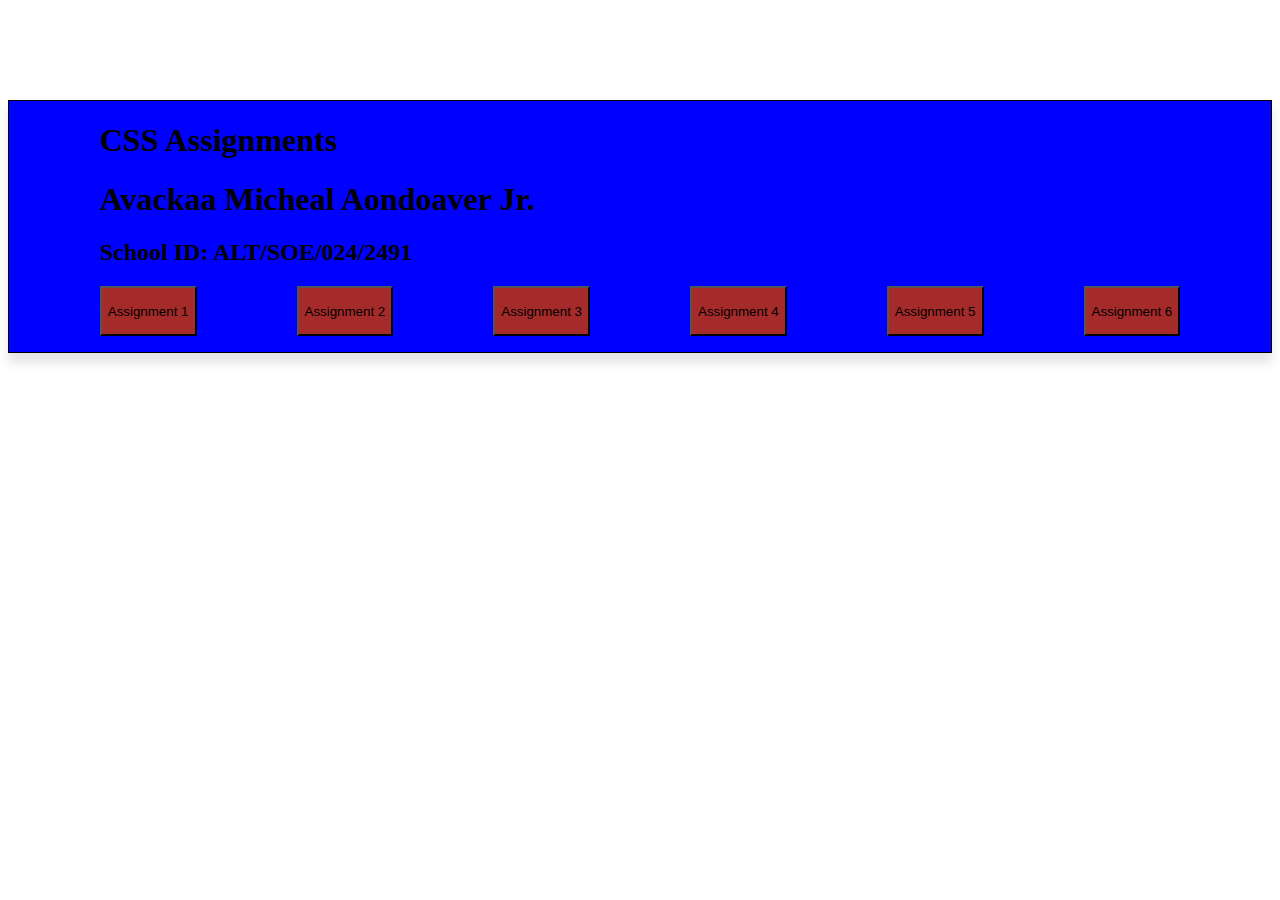
<file: index.html>
<!DOCTYPE html>
<html lang="en">
<head>
    <meta charset="UTF-8">
    <meta name="viewport" content="width=device-width, initial-scale=1.0">
    <title>CSS Assignments</title>
    <link rel="stylesheet" href="styles.css">
</head>
<body>
    <div class="main">
        <div>
            <h1>CSS Assignments</h1>
            <h1>Avackaa Micheal Aondoaver Jr.</h1>
            <h2> School ID: ALT/SOE/024/2491</h2>

            <ul>
                <li><a href="./Assignment_1/index.html" target="_blank"><button>Assignment 1</button></a></li>
                <li><a href="./Assignment_2/index.html" target="_blank"><button>Assignment 2</button></a></li>
                <li><a href="./Assignment_3/index.html" target="_blank"><button>Assignment 3</button></a></li>
                <li><a href="./Assignment_4/index.html" target="_blank"><button>Assignment 4</button></a></li>
                <li><a href="./Assignment_5/index.html" target="_blank"><button>Assignment 5</button></a></li>
                <li><a href="./Assignment_6/index.html" target="_blank"><button>Assignment 6</button></a></li>
            </ul>
        </div>
    </div>
</body>
</html>
</file>
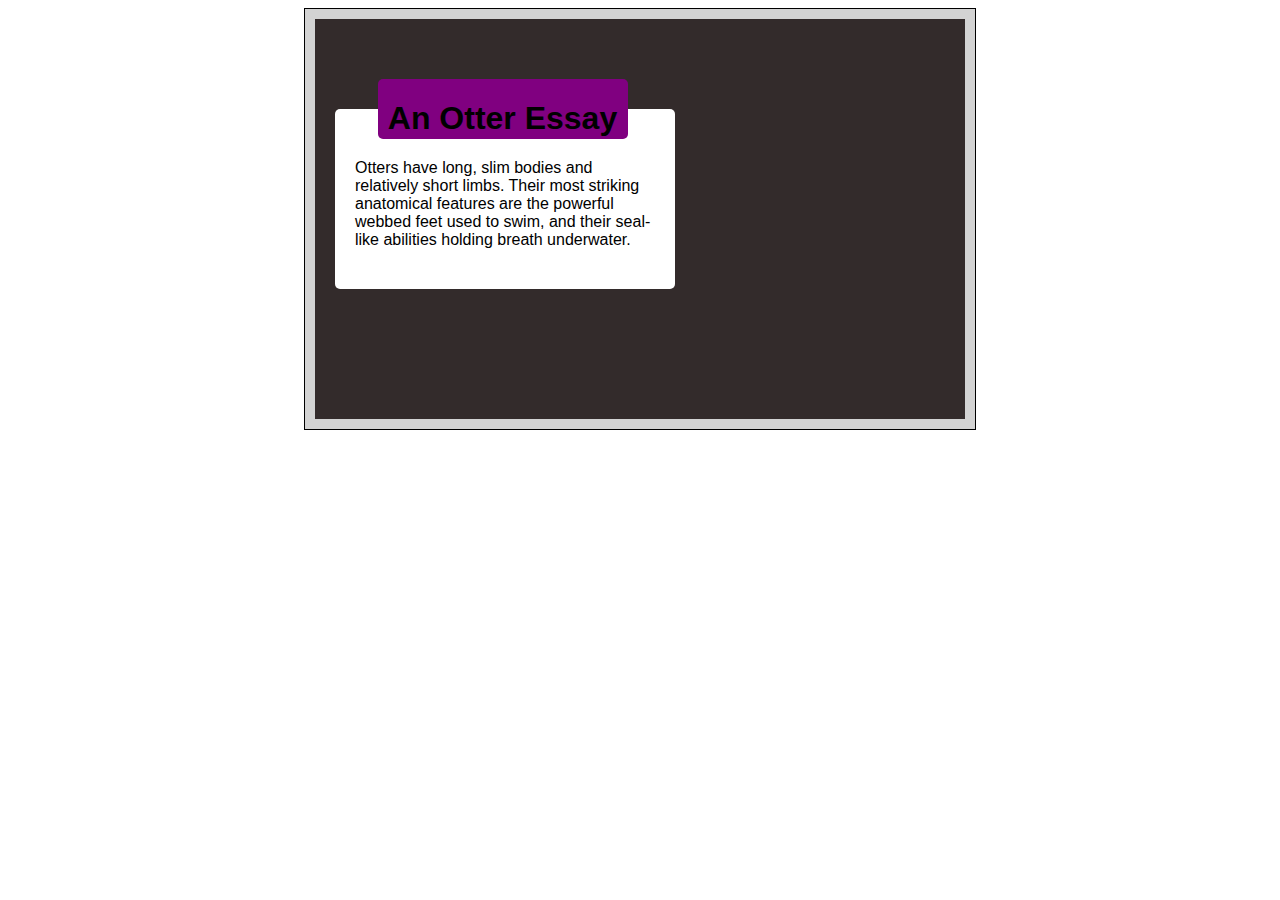
<file: Assignment_1/index.html>
<!DOCTYPE html>
<html lang="en">
<head>
    <meta charset="UTF-8">
    <meta name="viewport" content="width=device-width, initial-scale=1.0">
    <title>Document</title>
    <link rel="stylesheet" href="styles.css">
</head>
<body>
    <section >
        <div class="container">
            <div class="flex">
                <div class="heading">
                    <h1>An Otter Essay</h1>
                </div>
                <div class="details">
                <p>Otters have long, slim bodies and relatively short limbs. Their most striking anatomical features are the powerful webbed feet used to swim, and their seal-like abilities holding breath underwater.</p>
                </div>
            </div>
        </div>
    </section>
    
</body>
</html>
</file>
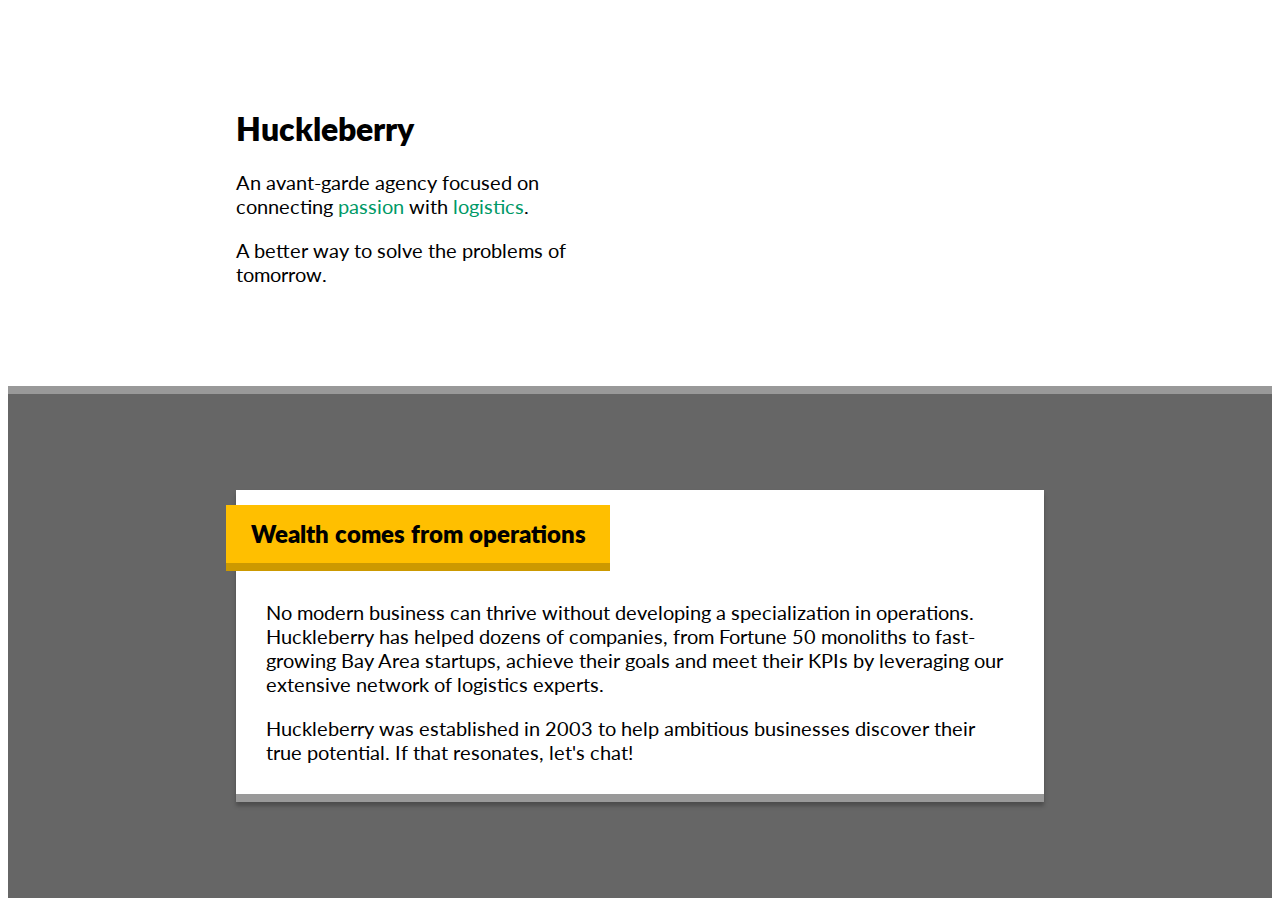
<file: Assignment_2/index.html>
<!DOCTYPE html>
<html lang="en">
<head>
    <meta charset="UTF-8">
    <meta name="viewport" content="width=device-width, initial-scale=1.0">
    <title>Document</title>
    <link rel="stylesheet" href="styles.css">
    <link rel="preconnect" href="https://fonts.googleapis.com">
    <link rel="preconnect" href="https://fonts.gstatic.com" crossorigin>
    <link href="https://fonts.googleapis.com/css2?family=Lato:ital,wght@0,100;0,300;0,400;0,700;0,900;1,100;1,300;1,400;1,700;1,900&display=swap" rel="stylesheet">
</head>
<body>
    <section>
        <div class="header-container">
            <div class="header">
                <h1>Huckleberry</h1>
                <div class="header-text">
                    <p id="one">An avant-garde agency focused on connecting <span class="green" >passion</span> with <span class="green" >logistics</span>.</p>
                    <p id="two">A better way to solve the problems of tomorrow.</p>
                </div>
                
            </div>
        </div>
        <div class="main">
            <div class="card-container">
                <div class="card">
                    <div class="banner-container">
                        <div class="banner">
                            <h3>Wealth comes from operations</h3>
                        </div>
                    </div>
                    <div class="banner-text">
                        <p id="three">No modern business can thrive without developing a specialization in operations. Huckleberry has helped dozens of companies, from Fortune 50 monoliths to fast-growing Bay Area startups, achieve their goals and meet their KPIs by leveraging our extensive network of logistics experts.</p>
                        <p id="four">Huckleberry was established in 2003 to help ambitious businesses discover their true potential. If that resonates, let's chat!</p>
                    </div>
                </div>
            </div>
        </div>
    </section>
</body>
</html>
</file>
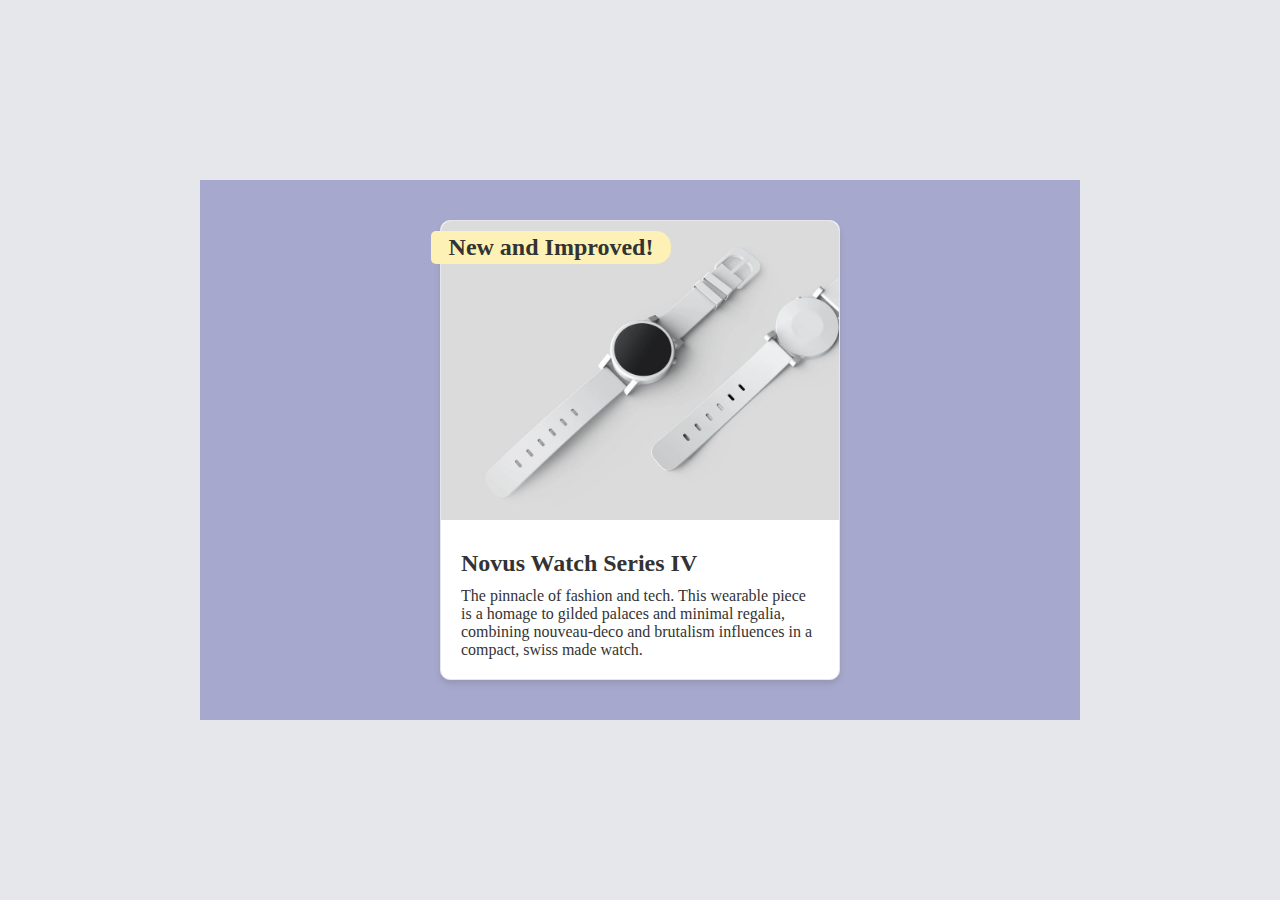
<file: Assignment_3/index.html>
<!DOCTYPE html>
<html lang="en">
<head>
    <meta charset="UTF-8">
    <meta name="viewport" content="width=device-width, initial-scale=1.0">
    <title>Document</title>
    <link rel="stylesheet" href="styles.css">
</head>
<body>

        <div class="main">
            <div class="card-container">
                <div class="card">
                        <div class="banner-container">
                            <div class="banner">
                                <h2 class="banner-text">New and Improved!</h2>
                            </div>
                            <div class="banner-image">
                                <img src="images/Watch image.jpg" alt="bad image">
                            </div>
                        </div>
                    <div class="content">
                        <h2 class="content-text">Novus Watch Series IV</h2>
                        <p>The pinnacle of fashion and tech. This wearable piece is a homage to gilded palaces and minimal regalia, combining nouveau-deco and brutalism influences in a compact, swiss made watch.</p>
                    </div>    
                </div>
            </div>

        </div>
</body>
</html>
</file>
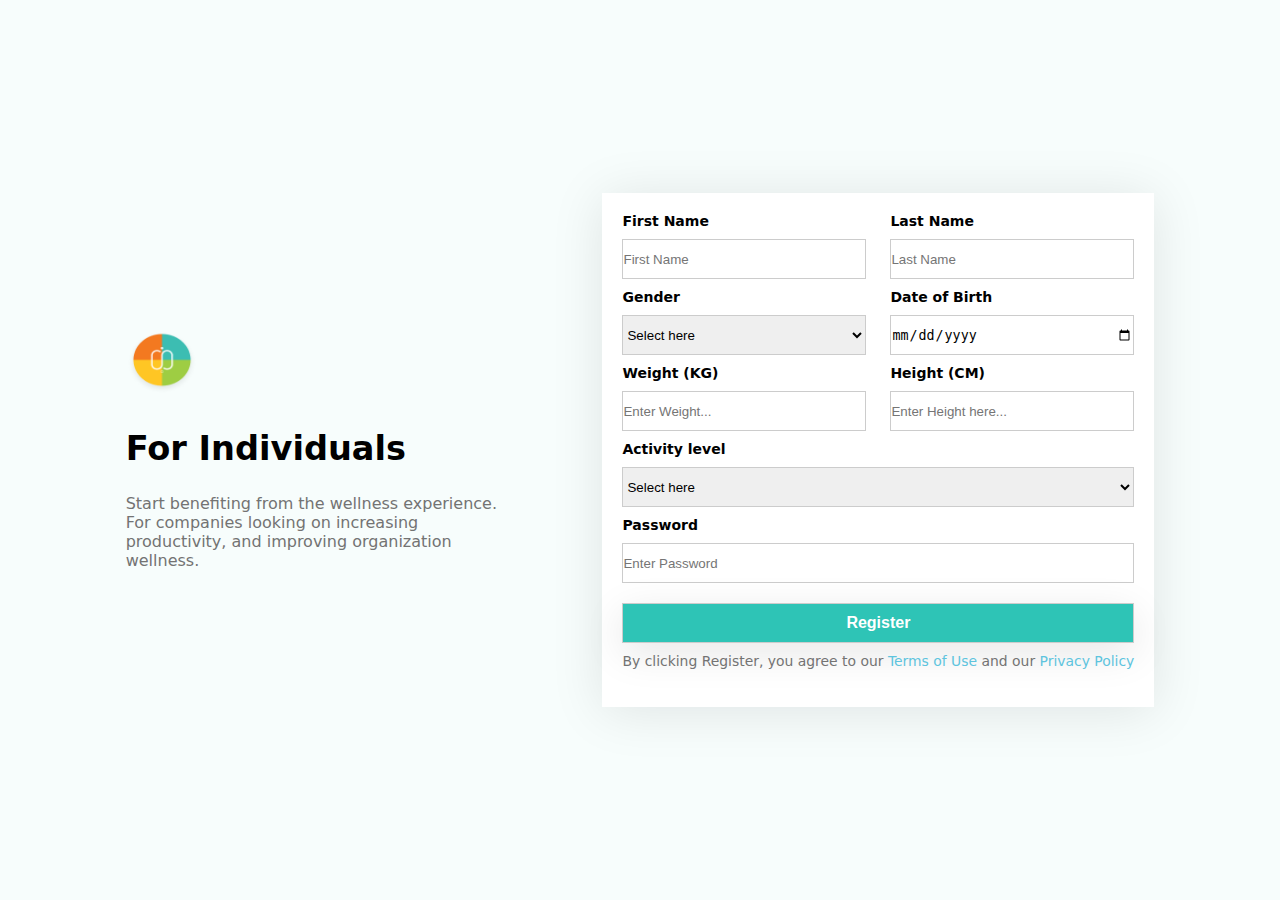
<file: Assignment_4/index.html>
<!DOCTYPE html>
<html lang="en">
<head>
    <meta charset="UTF-8">
    <meta name="viewport" content="width=device-width, initial-scale=1.0">
    <title>Document</title>
    <link rel="stylesheet" href="styles.css">
</head>
<body>
    <div class="container">
        <div class="header">
            <img src="./assets/images/Logo.png" alt="Logo">
            <h1>For Individuals</h1>
            <p>Start benefiting from the wellness experience. For companies looking on increasing productivity, and improving organization wellness.</p>
        </div>
        <div class="form">
            <form action="">
                <div class="form-group">
                    <div class="first">
                        <label for="firstname">First Name</label>
                        <input type="firsname" name="firstname" id="firstname" placeholder="First Name">

                        <label for="gender">Gender</label>
                        <select name="gender" id="gender">
                            <option value="">Select here</option>
                            <option value="male">Male</option>
                            <option value="female">Female</option>
                        </select>
                    
                        <label for="weight">Weight (KG)</label>
                        <input type="weight" name="weight" id="weight" placeholder="Enter Weight...">
                    </div>
                    
                    <div class="second">
                        <label for="lastname">Last Name</label>
                        <input type="lastname" name="lastname" id="lastname" placeholder="Last Name">
                    
                        <label for="date">Date of Birth</label>
                        <input type="date" name="date" id="date" placeholder="Select Here">
                    
                        <label for="height">Height (CM)</label>
                        <input type="height" name="height" id="height" placeholder="Enter Height here...">
                    </div>
                </div>
                
                <div>
                    <label for="">Activity level</label>
                    <select name="activity" id="activity">
                        <option value="sedentary">Select here</option>
                        <option value="light">Light</option>
                        <option value="moderate">Moderate</option>
                        <option value="active">Active</option>
                        <option value="very active">Very Active</option>
                    </select>
                </div>
                <div>
                    <label for="password">Password</label>
                    <input type="password" id="password" name="password" placeholder="Enter Password">
                </div>

                <div class="button">
                    <input type="button" value="Register">
                </div>

                <div class="footer">
                    <p>By clicking Register, you agree to our <a href="">Terms of Use</a> and our <a href="">Privacy Policy</a></p>
                </div>
            </form>

        </div>
    </div>
</body>
</html>
</file>
<file: styles.css>
.main {
    margin: 0 auto;
    display: flex;
    /* text-decoration: none; */
    align-items: center;
    justify-content: center;
    margin-top: 100px;
    border:1px solid black;
    background-color: blue;
    box-shadow: 0 10px 10px rgba(0, 0, 0, 0.1);
  }
  
  ul {
    list-style-type: none;
    padding: 0;
    display: flex;
    gap: 100px;
  }

  a {
    text-decoration: none;
    color: black;
  }

  button {
    background-color: brown;
    height: 50px;
  }
</file>
<file: Assignment_1/styles.css>
body {
    /* background-color: black; */
    font-family: Arial, Helvetica, sans-serif;
}

.container {
    height: 100%;
    width: 670px;
    background-color: lightgray;
    margin: 0 auto;
    border: 1px solid black;
}

.flex {
    display: flex;
    flex-wrap: wrap;
    flex: 200px;
    height: 300px;
    width: 650px;
    background-color: rgb(51, 43, 43);
    justify-content: space-around;
    margin: 10px 10px;
    flex-direction: column;
    padding-bottom: 100px;
}

.heading {
    background-color: purple;
    height: 30px;
    width: 250px;
    position: relative;
    display: inline-block;
    left: 5%;
    top: 30px;
    margin: 30px 0px 0px 30px;
    border-radius: 5px;
    flex: 1;
    text-align: center;
    z-index: 2;
}

.details {
    background-color: white;
    height: 900px;
    width: 300px;
    margin: 0 0 30px 20px;
    border-radius: 5px;
    padding: 50px 20px 10px 20px;
    flex: 2;
    z-index: 1;
    position: relative;  
}

p {
 margin: 0px;
}
</file>
<file: Assignment_2/styles.css>
body {
    font-family: "Lato", serif;
}

@media screen and (max-width: 850px) {
    .header {
        width: 100%;
    }

    .card-container {
        display: flex;
        flex-direction: column;
        align-items: center;
        padding: 2rem 0;
    }

    .card {
        width: 100%;
    }

    .banner-container {
        width: 100%;
    }

    .banner {
        width: 100%;
    }

    h3 {
        font-size: 20px;
        line-height: 24px;
    }

    p {
        font-size: 16px;
    }
    
}
.header-container {
    display: flex;
    align-items: center;
    justify-content: center;
    border-bottom: 8px solid #999999;
}

.header {
    width: 808px;
    padding: 5rem 0;
    border: 0px 0px 8px 0px;
    background-color: #FFFFFF;
}

h1 {
    font-size: 32px;
    font-weight: 800;
}

.header-text {
    width: 50%;
}

.main {
    width: 100%;
    background-color: #666666;
}

.card-container {
    display: flex;
    justify-content: center;
    align-items: center;
    padding: 6rem 0;
}

.card {
    max-width: 808px;
    /*height: 312px;
    top: 454px;
    left: 232px; */
    /* padding: 50px; */
    background-color: #FFFFFF;
    box-shadow: 0px 4px 4px 0px #00000040;
    border-bottom: 8px solid #999999;
    /* margin :100px auto;*/
}

.banner-container {
    width: 24rem;
    height: 60px;
}
.banner {
    width: 100%; 
    position: relative;
    /* display: inline-block; */
    top: 15px;
    left: -10px;
    border-bottom: 8px solid #CC9900;
    background-color: #FFBF00;
    z-index: 2;
}

h3 {
    max-height: 100%;
    /* position: relative; */
    margin: auto 0;
    padding: 15px;
    font-size: 24px;
    font-weight: 800;
    line-height: 28px;
    /* padding: 0 auto; */
    /* margin: auto 0; */
    /* text-align: center; */
    display: flex;
    justify-content: center;
    align-self: center;
}

.banner-text {
    padding: 30px 30px 10px 30px;
}

/* h1, p {
    text-align: left;
    text-underline-position: from-font;
    text-decoration-skip-ink: none;
    color: #000000;
} */

p {
    font-size: 20px;
    font-weight: 400;  
}

.green {
    color: #009966;
}

/* #one {
    width: 415px;
    height: 60px;
    position: absolute;
    top: 182px;
    left: 264px;
}

#two {
    width: 415px;
    height: 60px;
    position: absolute;
    top: 258px;
    left: 264px;
}

#three {
    width: 752px;
    height: 120px;
    top: 0px;
    left: 20px;
    font-weight: 500;
    position: relative;  
}

#four {
    width: 752px;
    height: 120px;
    top: 0px;
    left: 20px;
    font-weight: 500;
    position: relative;  
} */
</file>
<file: Assignment_3/styles.css>
* {
    margin: 0;
    padding: 0;
    box-sizing: border-box;
}
body {
    
    /* font-family: Arial, sans-serif; */
    background-color: #e5e7eb;
    color: #333;
    display: flex;
    justify-content: center;
    align-items: center;
    min-height: 100vh;
    margin: 0;
}
.main {
    width: 55rem;
    height: auto;
    padding: 2.5rem;
    background-color: #a7a8cd;
    display: flex;
    align-items: center;
    justify-content: center;
    margin: 1rem;
}

 .card-container {
    max-width: 25rem;
    display: flex;
    justify-content: center;
    align-items: center;
} 

.card {
    width: 100%;
    /* height: 100%; */
    background-color: #ffffff;
    border: 1px solid #e5e7eb;
    border-radius: 10px;
    /* position: relative; */
    /* left: 65px; */
    /* bottom: 50px; */
    box-shadow: 0 4px 6px rgba(0, 0, 0, 0.1);
}

.banner {
    width: 15rem;
    /* height: 40px; */
    background-color: #fdf1b5;
    border-radius: 5px 15px 15px 5px;
    position: absolute;
    left: -10px;
    top: 10px;
    display: flex;
    align-items: center;
    justify-content: center;
    z-index: 2;
}

.banner-container {
    position: relative;
}

img {
    width: 100%;
    height: auto;
    /* object-fit: cover; */
    /* position: relative;
    z-index: 1; */
    /* border-top-left-radius: 10px;
    border-top-right-radius: 10px; */
    display:block;

    border-radius: 10px 10px 0 0;
}

.banner-image {
    /* z-index: 1; */
    /* height: 200px; */
    /* width: 30rem; */
    /* display: flex; */
    /* justify-content: stretch; */
}

.content {
    padding: 20px;
    /* display: flex; */
    /* flex-direction: column; */
    /* justify-content: center; */
    /* align-items: center; */
}

h2 {
    font-size: 1.5rem;
    /* margin: 5px 0; */
    /* border: 10px 0; */
    /* text-align: center; */
    color: #333;
}

.banner-text {
    font-size: 1.5rem;
    color: #333;
    padding: 3px 0;
}

.content-text {
    color: #333;
    padding: 10px 0;
}
</file>
<file: Assignment_4/styles.css>
* {
    margin: 0;
    padding: 0;
    box-sizing: border-box;
}

body {
    margin: 0;
    font-family: system-ui, -apple-system, BlinkMacSystemFont, 'Segoe UI', Roboto, Oxygen, Ubuntu, Cantarell, 'Open Sans', 'Helvetica Neue', sans-serif;
}

.container{
    display: flex;
    height: 100vh;
    gap: 5rem;
    justify-content: center;
    align-items: center;
    background-color: #f7fdfc;
}

.header {
    display: flex;
    flex-direction: column;
    align-items:flex-start;
    width: 31%;
}

.header img {
    width: 4.5rem;
    height: 4.2rem;
    align-self: flex-start;
    justify-self: center;
}

.header h1 {
    font-size: 2.1rem;
    font-weight: 700;
    margin-top: 1.5rem;
    padding: 0.5rem 0;
}

.header p {
    font-size: 1rem;
    font-weight: 400;
    color: #737373;
    margin-top: 1.1rem;
}

.form-group {
    display: flex;
    justify-content: center;
    align-items: center;
    gap: 1.5rem;
}

.first {
    width: 50%;
    display: flex;
    flex-direction: column;
}

.second {
    width: 50%;
    display: flex;
    flex-direction: column;
}

form {
    display: flex;
    flex-direction: column;
    padding: 20px;
    box-shadow: 0px 4px 50px 0px #0408131A;
    background-color: #FFFFFF;
}

label {
    width: 50%;
    font-size: 14px;
    font-weight: 600;
    display: block;
}

input {
    width: 100%;
    height: 2.5rem;
    margin: 10px 0;
    border: 1px solid #ccc;
    display: block;
}

select {
    width: 100%;
    height: 2.5rem;
    margin: 10px 0;
    border: 1px solid #ccc;
    display: block;
}


.button input {
    width: 100%;
    border: 1px solid #ccc;
    background-color: #2EC4B6;
    box-shadow: 0px 10px 40px 0px #0000001A;
    color: #fff;
    font-size: 16px;
    font-weight: 600;
    cursor: pointer;
}

.footer p {
    font-size: 0.87rem;
    font-weight: 400;
    color: #737373;
    margin-bottom: 1.1rem;
}

a {
    font-size: 0.87rem;
    font-weight: 500;
    color: #5ec4de;
    text-decoration: none;
}
</file>
